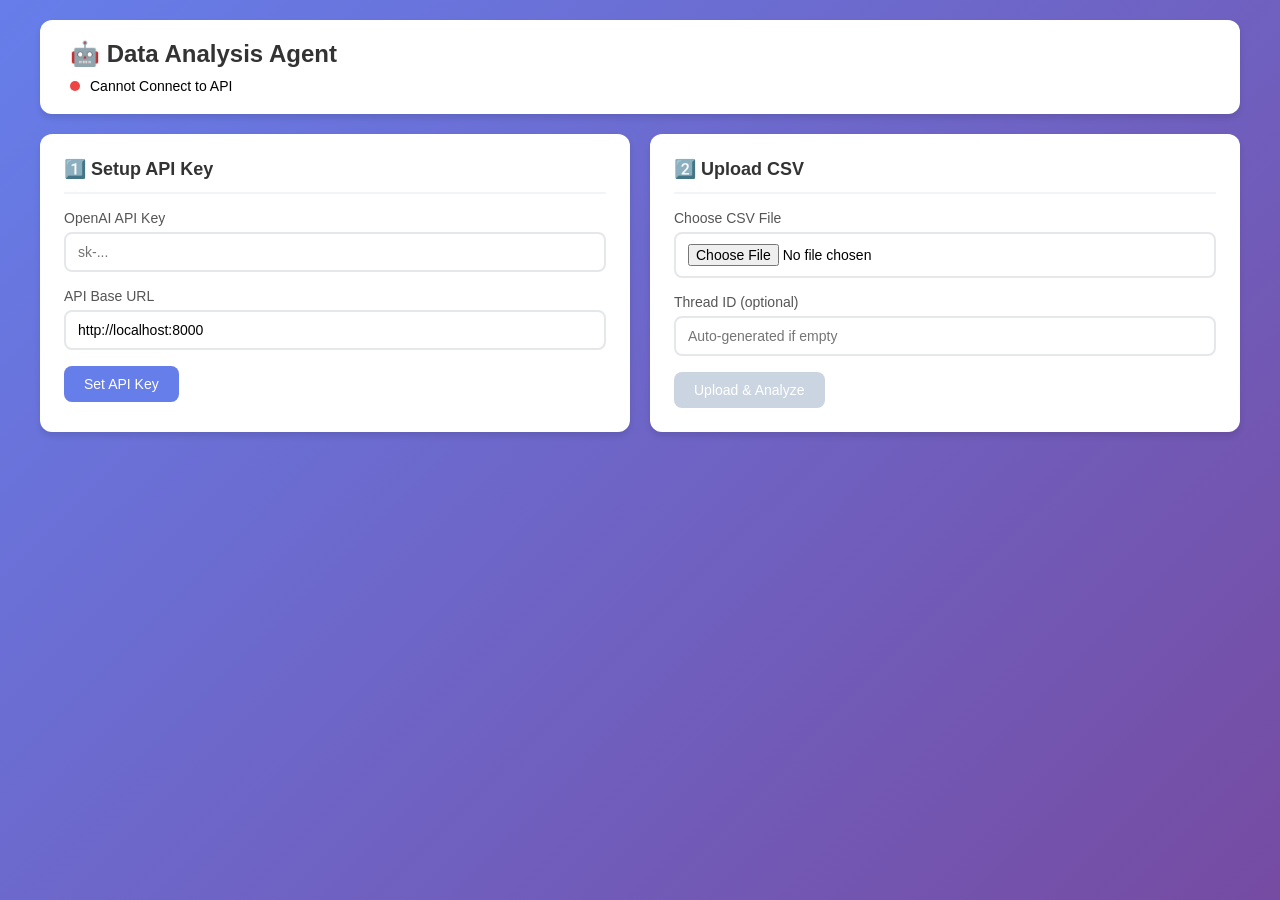
<file: data_analysis/data-analysis-simple-frontend.html>
<!DOCTYPE html>
<html lang="en">
<head>
    <meta charset="UTF-8">
    <meta name="viewport" content="width=device-width, initial-scale=1.0">
    <title>Data Analysis Agent - Test Frontend</title>
    <style>
        * {
            margin: 0;
            padding: 0;
            box-sizing: border-box;
        }

        body {
            font-family: -apple-system, BlinkMacSystemFont, 'Segoe UI', Roboto, sans-serif;
            background: linear-gradient(135deg, #667eea 0%, #764ba2 100%);
            min-height: 100vh;
            padding: 20px;
        }

        .container {
            max-width: 1200px;
            margin: 0 auto;
        }

        .header {
            background: white;
            padding: 20px 30px;
            border-radius: 12px;
            box-shadow: 0 4px 6px rgba(0,0,0,0.1);
            margin-bottom: 20px;
        }

        .header h1 {
            color: #333;
            font-size: 24px;
            margin-bottom: 10px;
        }

        .status {
            display: flex;
            align-items: center;
            gap: 10px;
            font-size: 14px;
        }

        .status-indicator {
            width: 10px;
            height: 10px;
            border-radius: 50%;
            background: #ef4444;
        }

        .status-indicator.ready {
            background: #10b981;
        }

        .main-grid {
            display: grid;
            grid-template-columns: 1fr 1fr;
            gap: 20px;
            margin-bottom: 20px;
        }

        .card {
            background: white;
            padding: 24px;
            border-radius: 12px;
            box-shadow: 0 4px 6px rgba(0,0,0,0.1);
        }

        .card h2 {
            color: #333;
            font-size: 18px;
            margin-bottom: 16px;
            padding-bottom: 12px;
            border-bottom: 2px solid #f3f4f6;
        }

        .form-group {
            margin-bottom: 16px;
        }

        label {
            display: block;
            margin-bottom: 6px;
            color: #555;
            font-size: 14px;
            font-weight: 500;
        }

        input[type="text"],
        input[type="file"],
        textarea {
            width: 100%;
            padding: 10px 12px;
            border: 2px solid #e5e7eb;
            border-radius: 8px;
            font-size: 14px;
            transition: border-color 0.2s;
        }

        input[type="text"]:focus,
        textarea:focus {
            outline: none;
            border-color: #667eea;
        }

        textarea {
            resize: vertical;
            min-height: 80px;
            font-family: inherit;
        }

        button {
            background: #667eea;
            color: white;
            border: none;
            padding: 10px 20px;
            border-radius: 8px;
            font-size: 14px;
            font-weight: 500;
            cursor: pointer;
            transition: background 0.2s;
        }

        button:hover {
            background: #5568d3;
        }

        button:disabled {
            background: #cbd5e1;
            cursor: not-allowed;
        }

        button.secondary {
            background: #64748b;
        }

        button.secondary:hover {
            background: #475569;
        }

        button.danger {
            background: #ef4444;
        }

        button.danger:hover {
            background: #dc2626;
        }

        .button-group {
            display: flex;
            gap: 10px;
            flex-wrap: wrap;
        }

        .response-section {
            margin-top: 20px;
            padding: 16px;
            background: #f9fafb;
            border-radius: 8px;
            border-left: 4px solid #667eea;
        }

        .response-section h3 {
            font-size: 14px;
            color: #667eea;
            margin-bottom: 8px;
        }

        .response-content {
            font-size: 13px;
            color: #333;
            line-height: 1.6;
            white-space: pre-wrap;
            word-break: break-word;
        }

        .error {
            background: #fef2f2;
            border-left-color: #ef4444;
        }

        .error h3 {
            color: #ef4444;
        }

        .chat-container {
            grid-column: 1 / -1;
        }

        .chat-messages {
            height: 300px;
            overflow-y: auto;
            padding: 16px;
            background: #f9fafb;
            border-radius: 8px;
            margin-bottom: 16px;
        }

        .message {
            margin-bottom: 12px;
            padding: 10px 14px;
            border-radius: 8px;
            max-width: 80%;
        }

        .message.user {
            background: #667eea;
            color: white;
            margin-left: auto;
        }

        .message.agent {
            background: white;
            border: 1px solid #e5e7eb;
        }

        .message-label {
            font-size: 11px;
            font-weight: 600;
            margin-bottom: 4px;
            opacity: 0.8;
        }

        .chart-preview {
            margin-top: 12px;
            text-align: center;
        }

        .chart-preview img {
            max-width: 100%;
            border-radius: 8px;
            border: 2px solid #e5e7eb;
        }

        .info-grid {
            display: grid;
            grid-template-columns: repeat(auto-fit, minmax(200px, 1fr));
            gap: 12px;
            margin-top: 12px;
        }

        .info-item {
            padding: 12px;
            background: #f3f4f6;
            border-radius: 6px;
        }

        .info-item strong {
            display: block;
            font-size: 12px;
            color: #6b7280;
            margin-bottom: 4px;
        }

        .info-item span {
            font-size: 16px;
            color: #111827;
            font-weight: 600;
        }

        .loading {
            display: inline-block;
            width: 16px;
            height: 16px;
            border: 2px solid #f3f4f6;
            border-top-color: #667eea;
            border-radius: 50%;
            animation: spin 0.8s linear infinite;
            margin-left: 8px;
        }

        @keyframes spin {
            to { transform: rotate(360deg); }
        }

        .hidden {
            display: none;
        }
    </style>
</head>
<body>
    <div class="container">
        <!-- Header -->
        <div class="header">
            <h1>🤖 Data Analysis Agent</h1>
            <div class="status">
                <div class="status-indicator" id="statusIndicator"></div>
                <span id="statusText">Not Connected</span>
            </div>
        </div>

        <!-- Main Grid -->
        <div class="main-grid">
            <!-- API Key Setup -->
            <div class="card">
                <h2>1️⃣ Setup API Key</h2>
                <div class="form-group">
                    <label for="apiKey">OpenAI API Key</label>
                    <input type="text" id="apiKey" placeholder="sk-...">
                </div>
                <div class="form-group">
                    <label for="apiUrl">API Base URL</label>
                    <input type="text" id="apiUrl" value="http://localhost:8000" placeholder="http://localhost:8000">
                </div>
                <button onclick="setApiKey()">Set API Key</button>
                <div id="apiKeyResponse" class="response-section hidden"></div>
            </div>

            <!-- File Upload -->
            <div class="card">
                <h2>2️⃣ Upload CSV</h2>
                <div class="form-group">
                    <label for="csvFile">Choose CSV File</label>
                    <input type="file" id="csvFile" accept=".csv">
                </div>
                <div class="form-group">
                    <label for="threadId">Thread ID (optional)</label>
                    <input type="text" id="threadId" placeholder="Auto-generated if empty">
                </div>
                <button onclick="uploadFile()" id="uploadBtn" disabled>Upload & Analyze</button>
                <div id="uploadResponse" class="response-section hidden"></div>
            </div>
        </div>

        <!-- State Info -->
        <div class="card hidden" id="stateCard">
            <h2>📊 Session State</h2>
            <div class="info-grid" id="stateInfo"></div>
            <div class="button-group" style="margin-top: 16px;">
                <button class="secondary" onclick="getState()">Refresh State</button>
                <button class="secondary" onclick="getEdaReport()">View EDA Report</button>
                <button class="secondary" onclick="downloadCsv()">Download CSV</button>
            </div>
        </div>

        <!-- Chat Interface -->
        <div class="card chat-container hidden" id="chatCard">
            <h2>💬 Chat Interface</h2>
            <div class="chat-messages" id="chatMessages"></div>
            <div class="form-group">
                <textarea id="chatInput" placeholder="Enter your message... (e.g., 'drop column Id', 'fill NaN in Age with mean', 'histogram of Age')"></textarea>
            </div>
            <div class="button-group">
                <button onclick="sendChat()">Send Message</button>
                <button class="secondary" onclick="clearChat()">Clear Chat</button>
            </div>
            <div id="chartPreview" class="chart-preview hidden"></div>
        </div>

        <!-- Human Response (Error Handling) -->
        <div class="card hidden" id="humanResponseCard">
            <h2>⚠️ Error - Action Required</h2>
            <div id="errorMessage" class="response-section error"></div>
            <div class="button-group" style="margin-top: 16px;">
                <button onclick="sendHumanResponse('retry')">Retry</button>
                <button class="secondary" onclick="sendHumanResponse('skip')">Skip</button>
                <button class="danger" onclick="sendHumanResponse('abort')">Abort</button>
            </div>
        </div>
    </div>

    <script>
        let baseUrl = 'http://localhost:8000';
        let currentThreadId = null;
        let chatHistory = [];

        // Check API key status on load
        window.onload = async () => {
            baseUrl = document.getElementById('apiUrl').value;
            await checkApiKeyStatus();
        };

        async function checkApiKeyStatus() {
            try {
                const response = await fetch(`${baseUrl}/api-key/status`);
                const data = await response.json();
                
                if (data.llm_ready) {
                    updateStatus(true, 'LLM Ready');
                    document.getElementById('uploadBtn').disabled = false;
                } else {
                    updateStatus(false, 'API Key Required');
                }
            } catch (error) {
                updateStatus(false, 'Cannot Connect to API');
                console.error('Connection error:', error);
            }
        }

        function updateStatus(ready, text) {
            const indicator = document.getElementById('statusIndicator');
            const statusText = document.getElementById('statusText');
            
            if (ready) {
                indicator.classList.add('ready');
            } else {
                indicator.classList.remove('ready');
            }
            statusText.textContent = text;
        }

        async function setApiKey() {
            const apiKey = document.getElementById('apiKey').value.trim();
            baseUrl = document.getElementById('apiUrl').value;
            
            if (!apiKey) {
                showResponse('apiKeyResponse', 'Please enter an API key', true);
                return;
            }

            try {
                const response = await fetch(`${baseUrl}/api-key`, {
                    method: 'POST',
                    headers: { 'Content-Type': 'application/json' },
                    body: JSON.stringify({ api_key: apiKey })
                });

                const data = await response.json();
                
                if (response.ok) {
                    showResponse('apiKeyResponse', data.message, false);
                    updateStatus(true, 'LLM Ready');
                    document.getElementById('uploadBtn').disabled = false;
                } else {
                    showResponse('apiKeyResponse', data.detail || 'Failed to set API key', true);
                }
            } catch (error) {
                showResponse('apiKeyResponse', `Error: ${error.message}`, true);
            }
        }

        async function uploadFile() {
            const fileInput = document.getElementById('csvFile');
            const threadId = document.getElementById('threadId').value.trim();
            
            if (!fileInput.files[0]) {
                showResponse('uploadResponse', 'Please select a CSV file', true);
                return;
            }

            const formData = new FormData();
            formData.append('file', fileInput.files[0]);
            
            const url = threadId 
                ? `${baseUrl}/upload?thread_id=${encodeURIComponent(threadId)}`
                : `${baseUrl}/upload`;

            try {
                const uploadBtn = document.getElementById('uploadBtn');
                uploadBtn.innerHTML = 'Uploading<span class="loading"></span>';
                uploadBtn.disabled = true;

                const response = await fetch(url, {
                    method: 'POST',
                    body: formData
                });

                const data = await response.json();
                
                if (response.ok) {
                    currentThreadId = data.thread_id;
                    document.getElementById('threadId').value = currentThreadId;
                    showResponse('uploadResponse', data.message, false);
                    updateStateDisplay(data.state);
                    addChatMessage('agent', data.message);
                    document.getElementById('chatCard').classList.remove('hidden');
                } else {
                    showResponse('uploadResponse', data.detail || 'Upload failed', true);
                }
            } catch (error) {
                showResponse('uploadResponse', `Error: ${error.message}`, true);
            } finally {
                const uploadBtn = document.getElementById('uploadBtn');
                uploadBtn.innerHTML = 'Upload & Analyze';
                uploadBtn.disabled = false;
            }
        }

        async function getState() {
            if (!currentThreadId) return;

            try {
                const response = await fetch(`${baseUrl}/state/${currentThreadId}`);
                const data = await response.json();
                
                if (response.ok) {
                    updateStateDisplay(data);
                }
            } catch (error) {
                console.error('Error fetching state:', error);
            }
        }

        function updateStateDisplay(state) {
            const stateCard = document.getElementById('stateCard');
            const stateInfo = document.getElementById('stateInfo');
            
            stateCard.classList.remove('hidden');
            
            const items = [
                { label: 'Thread ID', value: state.thread_id || 'N/A' },
                { label: 'Step', value: state.step || 'N/A' },
                { label: 'Rows', value: state.schema_info?.row_count || 'N/A' },
                { label: 'Columns', value: state.schema_info?.col_count || 'N/A' },
                { label: 'EDA Ready', value: state.has_eda_report ? '✅ Yes' : '❌ No' },
                { label: 'Charts', value: state.available_charts?.length || 0 }
            ];

            stateInfo.innerHTML = items.map(item => `
                <div class="info-item">
                    <strong>${item.label}</strong>
                    <span>${item.value}</span>
                </div>
            `).join('');

            // Check for human intervention needed
            if (state.awaiting_human && state.error) {
                showErrorPrompt(state.error, state.error_type);
            }
        }

        async function sendChat() {
            const input = document.getElementById('chatInput');
            const message = input.value.trim();
            
            if (!message || !currentThreadId) return;

            addChatMessage('user', message);
            input.value = '';

            try {
                const response = await fetch(`${baseUrl}/chat`, {
                    method: 'POST',
                    headers: { 'Content-Type': 'application/json' },
                    body: JSON.stringify({
                        thread_id: currentThreadId,
                        message: message
                    })
                });

                const data = await response.json();
                
                if (response.ok) {
                    addChatMessage('agent', data.message);
                    updateStateDisplay(data.state);
                    
                    // Show chart if available
                    if (data.plot_b64) {
                        showChart(data.plot_b64, data.plot_type);
                    } else {
                        document.getElementById('chartPreview').classList.add('hidden');
                    }
                } else {
                    addChatMessage('agent', `Error: ${data.detail}`, true);
                }
            } catch (error) {
                addChatMessage('agent', `Error: ${error.message}`, true);
            }
        }

        function addChatMessage(sender, content, isError = false) {
            const messagesDiv = document.getElementById('chatMessages');
            const messageDiv = document.createElement('div');
            messageDiv.className = `message ${sender}`;
            
            const label = sender === 'user' ? 'You' : 'Agent';
            messageDiv.innerHTML = `
                <div class="message-label">${label}</div>
                <div class="response-content">${content}</div>
            `;
            
            if (isError) {
                messageDiv.style.background = '#fef2f2';
                messageDiv.style.borderLeft = '3px solid #ef4444';
            }
            
            messagesDiv.appendChild(messageDiv);
            messagesDiv.scrollTop = messagesDiv.scrollHeight;
        }

        function clearChat() {
            document.getElementById('chatMessages').innerHTML = '';
            document.getElementById('chartPreview').classList.add('hidden');
        }

        function showChart(base64Data, chartType) {
            const preview = document.getElementById('chartPreview');
            preview.innerHTML = `
                <h3>Chart: ${chartType || 'Custom Plot'}</h3>
                <img src="data:image/png;base64,${base64Data}" alt="Chart">
            `;
            preview.classList.remove('hidden');
        }

        async function getEdaReport() {
            if (!currentThreadId) return;
            window.open(`${baseUrl}/eda-report/${currentThreadId}`, '_blank');
        }

        async function downloadCsv() {
            if (!currentThreadId) return;
            window.open(`${baseUrl}/download-csv/${currentThreadId}`, '_blank');
        }

        function showErrorPrompt(error, errorType) {
            const card = document.getElementById('humanResponseCard');
            const errorMsg = document.getElementById('errorMessage');
            
            errorMsg.innerHTML = `
                <h3>Error Type: ${errorType || 'Unknown'}</h3>
                <div class="response-content">${error}</div>
            `;
            
            card.classList.remove('hidden');
        }

        async function sendHumanResponse(decision) {
            if (!currentThreadId) return;

            try {
                const response = await fetch(`${baseUrl}/human-response`, {
                    method: 'POST',
                    headers: { 'Content-Type': 'application/json' },
                    body: JSON.stringify({
                        thread_id: currentThreadId,
                        decision: decision
                    })
                });

                const data = await response.json();
                
                if (response.ok) {
                    document.getElementById('humanResponseCard').classList.add('hidden');
                    addChatMessage('agent', data.message);
                    updateStateDisplay(data.state);
                } else {
                    alert(`Error: ${data.detail}`);
                }
            } catch (error) {
                alert(`Error: ${error.message}`);
            }
        }

        function showResponse(elementId, message, isError) {
            const element = document.getElementById(elementId);
            element.classList.remove('hidden');
            if (isError) {
                element.classList.add('error');
            } else {
                element.classList.remove('error');
            }
            element.innerHTML = `
                <h3>${isError ? 'Error' : 'Response'}</h3>
                <div class="response-content">${message}</div>
            `;
        }

        // Allow Enter key to send chat messages
        document.getElementById('chatInput')?.addEventListener('keypress', (e) => {
            if (e.key === 'Enter' && !e.shiftKey) {
                e.preventDefault();
                sendChat();
            }
        });
    </script>
</body>
</html>
</file>
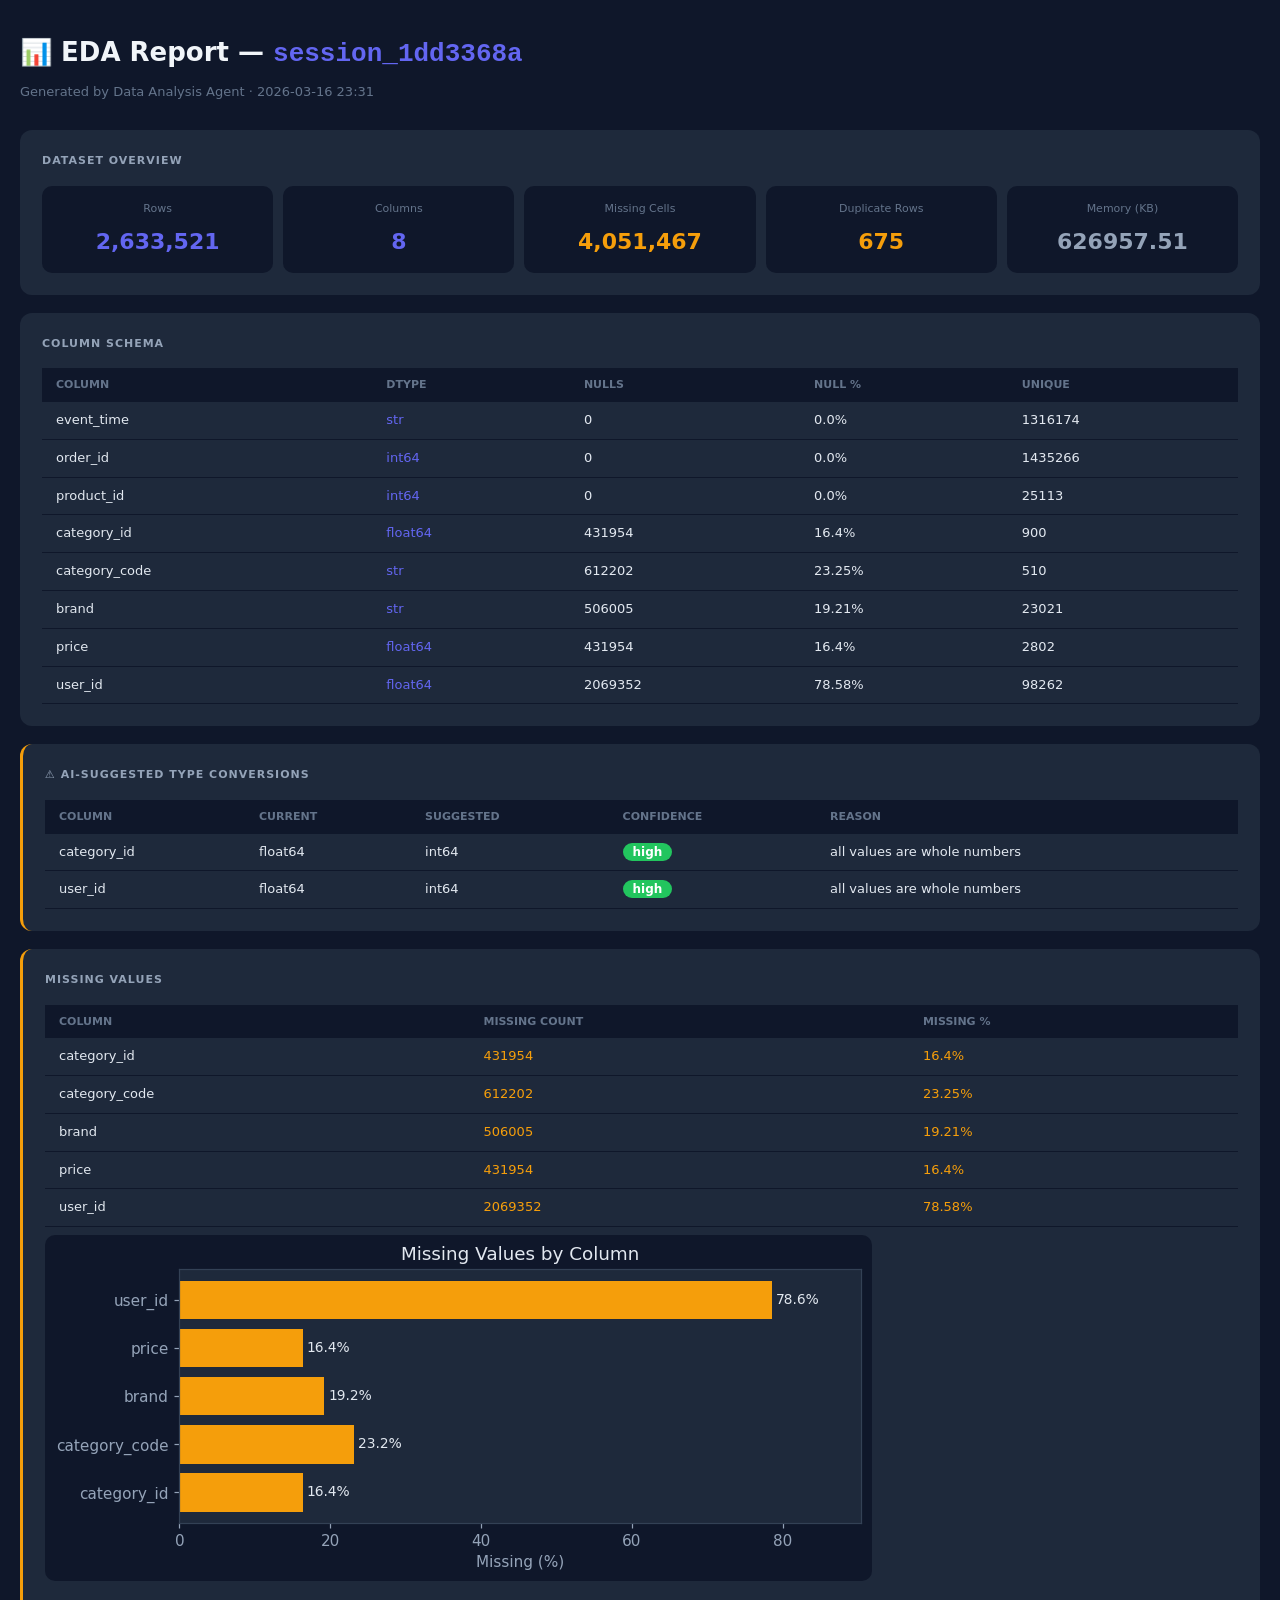
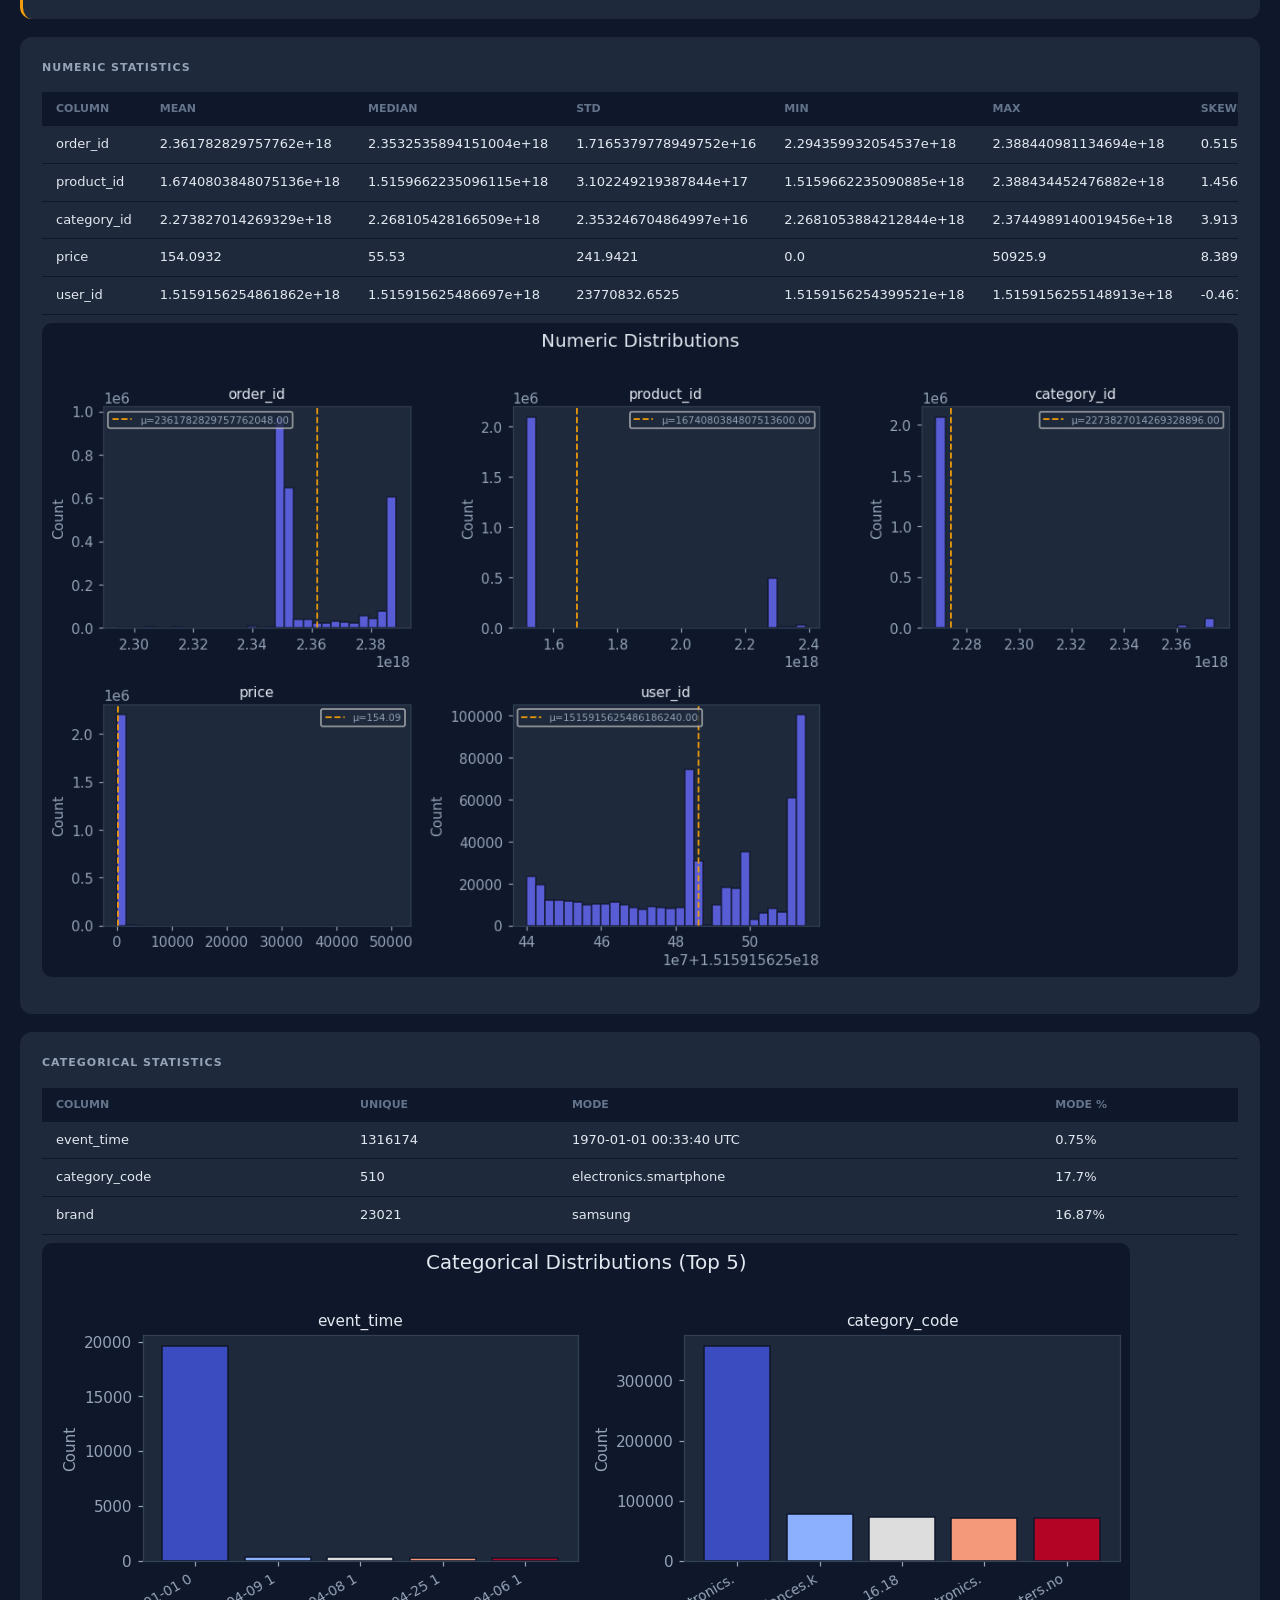
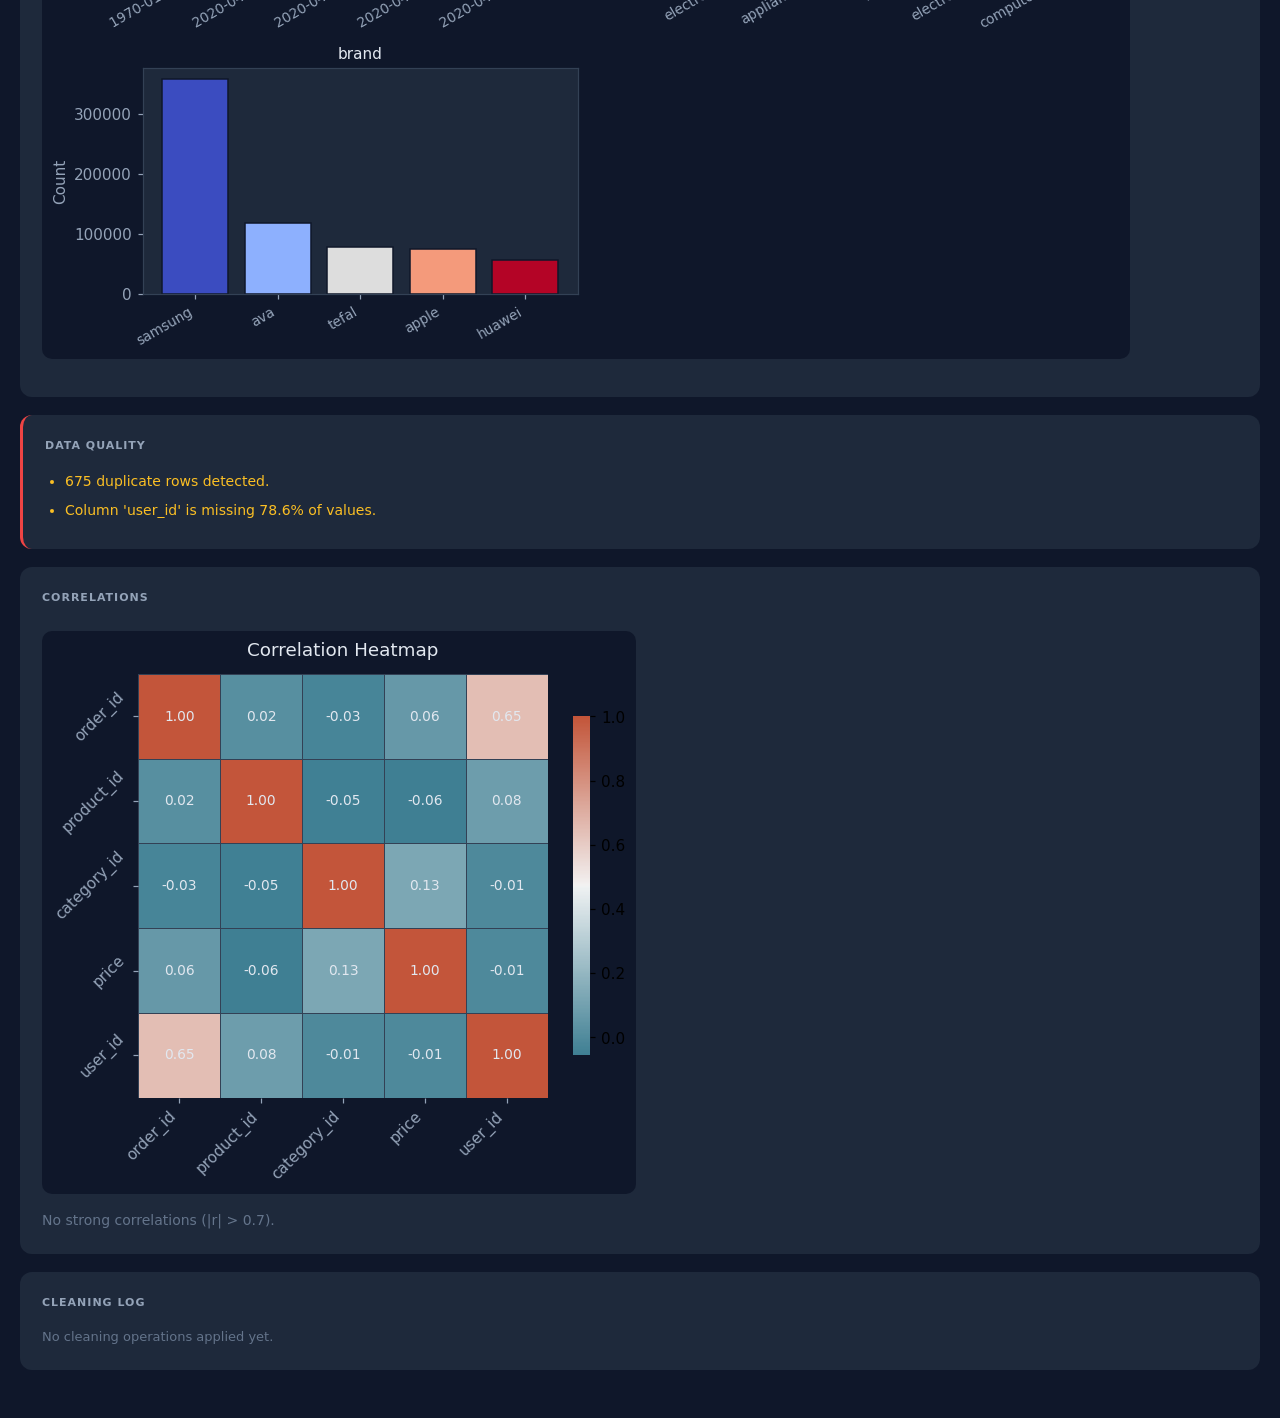
<file: data_analysis/EDA Report — session_1dd3368a.html>
<!DOCTYPE html>
<html lang="en">
<head>
<meta charset="UTF-8">
<meta name="viewport" content="width=device-width,initial-scale=1">
<title>EDA Report — session_1dd3368a</title>
<style>
  *{box-sizing:border-box;margin:0;padding:0}
  body{background:#0f172a;color:#e2e8f0;font-family:system-ui,-apple-system,sans-serif;padding:32px 20px;line-height:1.6}
  h1{font-size:26px;font-weight:800;color:#f1f5f9;margin-bottom:6px}
  .subtitle{color:#64748b;font-size:13px;margin-bottom:28px}
  a{color:#6366f1}
</style>
</head>
<body>
<h1>📊 EDA Report — <code style="color:#6366f1">session_1dd3368a</code></h1>
<p class="subtitle">Generated by Data Analysis Agent · 2026-03-16 23:31</p>

<div style="background:#1e293b;border-radius:12px;padding:22px;margin-bottom:18px;"><h2 style="color:#94a3b8;font-size:11px;font-weight:700;letter-spacing:1px;text-transform:uppercase;margin:0 0 16px">Dataset Overview</h2><div style="display:flex;gap:10px;flex-wrap:wrap"><div style="background:#0f172a;border-radius:10px;padding:14px 18px;text-align:center;flex:1;min-width:120px"><div style="color:#64748b;font-size:11px;margin-bottom:6px">Rows</div><div style="color:#6366f1;font-size:22px;font-weight:800">2,633,521</div></div><div style="background:#0f172a;border-radius:10px;padding:14px 18px;text-align:center;flex:1;min-width:120px"><div style="color:#64748b;font-size:11px;margin-bottom:6px">Columns</div><div style="color:#6366f1;font-size:22px;font-weight:800">8</div></div><div style="background:#0f172a;border-radius:10px;padding:14px 18px;text-align:center;flex:1;min-width:120px"><div style="color:#64748b;font-size:11px;margin-bottom:6px">Missing Cells</div><div style="color:#f59e0b;font-size:22px;font-weight:800">4,051,467</div></div><div style="background:#0f172a;border-radius:10px;padding:14px 18px;text-align:center;flex:1;min-width:120px"><div style="color:#64748b;font-size:11px;margin-bottom:6px">Duplicate Rows</div><div style="color:#f59e0b;font-size:22px;font-weight:800">675</div></div><div style="background:#0f172a;border-radius:10px;padding:14px 18px;text-align:center;flex:1;min-width:120px"><div style="color:#64748b;font-size:11px;margin-bottom:6px">Memory (KB)</div><div style="color:#94a3b8;font-size:22px;font-weight:800">626957.51</div></div></div></div>
<div style="background:#1e293b;border-radius:12px;padding:22px;margin-bottom:18px;"><h2 style="color:#94a3b8;font-size:11px;font-weight:700;letter-spacing:1px;text-transform:uppercase;margin:0 0 16px">Column Schema</h2><div style="overflow-x:auto"><table style="width:100%;border-collapse:collapse"><thead><tr><th style='padding:8px 14px;background:#0f172a;color:#64748b;font-size:11px;text-transform:uppercase;text-align:left'>Column</th><th style='padding:8px 14px;background:#0f172a;color:#64748b;font-size:11px;text-transform:uppercase;text-align:left'>Dtype</th><th style='padding:8px 14px;background:#0f172a;color:#64748b;font-size:11px;text-transform:uppercase;text-align:left'>Nulls</th><th style='padding:8px 14px;background:#0f172a;color:#64748b;font-size:11px;text-transform:uppercase;text-align:left'>Null %</th><th style='padding:8px 14px;background:#0f172a;color:#64748b;font-size:11px;text-transform:uppercase;text-align:left'>Unique</th></tr></thead><tbody><tr><td style="padding:8px 14px;border-bottom:1px solid #0f172a;color:#e2e8f0;font-size:13px">event_time</td><td style="padding:8px 14px;border-bottom:1px solid #0f172a;color:#6366f1;font-size:13px">str</td><td style="padding:8px 14px;border-bottom:1px solid #0f172a;color:#e2e8f0;font-size:13px">0</td><td style="padding:8px 14px;border-bottom:1px solid #0f172a;color:#e2e8f0;font-size:13px">0.0%</td><td style="padding:8px 14px;border-bottom:1px solid #0f172a;color:#e2e8f0;font-size:13px">1316174</td></tr><tr><td style="padding:8px 14px;border-bottom:1px solid #0f172a;color:#e2e8f0;font-size:13px">order_id</td><td style="padding:8px 14px;border-bottom:1px solid #0f172a;color:#6366f1;font-size:13px">int64</td><td style="padding:8px 14px;border-bottom:1px solid #0f172a;color:#e2e8f0;font-size:13px">0</td><td style="padding:8px 14px;border-bottom:1px solid #0f172a;color:#e2e8f0;font-size:13px">0.0%</td><td style="padding:8px 14px;border-bottom:1px solid #0f172a;color:#e2e8f0;font-size:13px">1435266</td></tr><tr><td style="padding:8px 14px;border-bottom:1px solid #0f172a;color:#e2e8f0;font-size:13px">product_id</td><td style="padding:8px 14px;border-bottom:1px solid #0f172a;color:#6366f1;font-size:13px">int64</td><td style="padding:8px 14px;border-bottom:1px solid #0f172a;color:#e2e8f0;font-size:13px">0</td><td style="padding:8px 14px;border-bottom:1px solid #0f172a;color:#e2e8f0;font-size:13px">0.0%</td><td style="padding:8px 14px;border-bottom:1px solid #0f172a;color:#e2e8f0;font-size:13px">25113</td></tr><tr><td style="padding:8px 14px;border-bottom:1px solid #0f172a;color:#e2e8f0;font-size:13px">category_id</td><td style="padding:8px 14px;border-bottom:1px solid #0f172a;color:#6366f1;font-size:13px">float64</td><td style="padding:8px 14px;border-bottom:1px solid #0f172a;color:#e2e8f0;font-size:13px">431954</td><td style="padding:8px 14px;border-bottom:1px solid #0f172a;color:#e2e8f0;font-size:13px">16.4%</td><td style="padding:8px 14px;border-bottom:1px solid #0f172a;color:#e2e8f0;font-size:13px">900</td></tr><tr><td style="padding:8px 14px;border-bottom:1px solid #0f172a;color:#e2e8f0;font-size:13px">category_code</td><td style="padding:8px 14px;border-bottom:1px solid #0f172a;color:#6366f1;font-size:13px">str</td><td style="padding:8px 14px;border-bottom:1px solid #0f172a;color:#e2e8f0;font-size:13px">612202</td><td style="padding:8px 14px;border-bottom:1px solid #0f172a;color:#e2e8f0;font-size:13px">23.25%</td><td style="padding:8px 14px;border-bottom:1px solid #0f172a;color:#e2e8f0;font-size:13px">510</td></tr><tr><td style="padding:8px 14px;border-bottom:1px solid #0f172a;color:#e2e8f0;font-size:13px">brand</td><td style="padding:8px 14px;border-bottom:1px solid #0f172a;color:#6366f1;font-size:13px">str</td><td style="padding:8px 14px;border-bottom:1px solid #0f172a;color:#e2e8f0;font-size:13px">506005</td><td style="padding:8px 14px;border-bottom:1px solid #0f172a;color:#e2e8f0;font-size:13px">19.21%</td><td style="padding:8px 14px;border-bottom:1px solid #0f172a;color:#e2e8f0;font-size:13px">23021</td></tr><tr><td style="padding:8px 14px;border-bottom:1px solid #0f172a;color:#e2e8f0;font-size:13px">price</td><td style="padding:8px 14px;border-bottom:1px solid #0f172a;color:#6366f1;font-size:13px">float64</td><td style="padding:8px 14px;border-bottom:1px solid #0f172a;color:#e2e8f0;font-size:13px">431954</td><td style="padding:8px 14px;border-bottom:1px solid #0f172a;color:#e2e8f0;font-size:13px">16.4%</td><td style="padding:8px 14px;border-bottom:1px solid #0f172a;color:#e2e8f0;font-size:13px">2802</td></tr><tr><td style="padding:8px 14px;border-bottom:1px solid #0f172a;color:#e2e8f0;font-size:13px">user_id</td><td style="padding:8px 14px;border-bottom:1px solid #0f172a;color:#6366f1;font-size:13px">float64</td><td style="padding:8px 14px;border-bottom:1px solid #0f172a;color:#e2e8f0;font-size:13px">2069352</td><td style="padding:8px 14px;border-bottom:1px solid #0f172a;color:#e2e8f0;font-size:13px">78.58%</td><td style="padding:8px 14px;border-bottom:1px solid #0f172a;color:#e2e8f0;font-size:13px">98262</td></tr></tbody></table></div></div>
<div style="background:#1e293b;border-radius:12px;padding:22px;margin-bottom:18px;border-left:3px solid #f59e0b;"><h2 style="color:#94a3b8;font-size:11px;font-weight:700;letter-spacing:1px;text-transform:uppercase;margin:0 0 16px">⚠️ AI-Suggested Type Conversions</h2><div style="overflow-x:auto"><table style="width:100%;border-collapse:collapse"><thead><tr><th style='padding:8px 14px;background:#0f172a;color:#64748b;font-size:11px;text-transform:uppercase;text-align:left'>Column</th><th style='padding:8px 14px;background:#0f172a;color:#64748b;font-size:11px;text-transform:uppercase;text-align:left'>Current</th><th style='padding:8px 14px;background:#0f172a;color:#64748b;font-size:11px;text-transform:uppercase;text-align:left'>Suggested</th><th style='padding:8px 14px;background:#0f172a;color:#64748b;font-size:11px;text-transform:uppercase;text-align:left'>Confidence</th><th style='padding:8px 14px;background:#0f172a;color:#64748b;font-size:11px;text-transform:uppercase;text-align:left'>Reason</th></tr></thead><tbody><tr><td style="padding:8px 14px;border-bottom:1px solid #0f172a;color:#e2e8f0;font-size:13px">category_id</td><td style="padding:8px 14px;border-bottom:1px solid #0f172a;color:#e2e8f0;font-size:13px">float64</td><td style="padding:8px 14px;border-bottom:1px solid #0f172a;color:#e2e8f0;font-size:13px">int64</td><td style="padding:8px 14px;border-bottom:1px solid #0f172a;color:#e2e8f0;font-size:13px"><span style="background:#22c55e;color:#fff;padding:2px 10px;border-radius:999px;font-size:12px;font-weight:600">high</span></td><td style="padding:8px 14px;border-bottom:1px solid #0f172a;color:#e2e8f0;font-size:13px">all values are whole numbers</td></tr><tr><td style="padding:8px 14px;border-bottom:1px solid #0f172a;color:#e2e8f0;font-size:13px">user_id</td><td style="padding:8px 14px;border-bottom:1px solid #0f172a;color:#e2e8f0;font-size:13px">float64</td><td style="padding:8px 14px;border-bottom:1px solid #0f172a;color:#e2e8f0;font-size:13px">int64</td><td style="padding:8px 14px;border-bottom:1px solid #0f172a;color:#e2e8f0;font-size:13px"><span style="background:#22c55e;color:#fff;padding:2px 10px;border-radius:999px;font-size:12px;font-weight:600">high</span></td><td style="padding:8px 14px;border-bottom:1px solid #0f172a;color:#e2e8f0;font-size:13px">all values are whole numbers</td></tr></tbody></table></div></div>
<div style="background:#1e293b;border-radius:12px;padding:22px;margin-bottom:18px;border-left:3px solid #f59e0b;"><h2 style="color:#94a3b8;font-size:11px;font-weight:700;letter-spacing:1px;text-transform:uppercase;margin:0 0 16px">Missing Values</h2><div style="overflow-x:auto"><table style="width:100%;border-collapse:collapse"><thead><tr><th style='padding:8px 14px;background:#0f172a;color:#64748b;font-size:11px;text-transform:uppercase;text-align:left'>Column</th><th style='padding:8px 14px;background:#0f172a;color:#64748b;font-size:11px;text-transform:uppercase;text-align:left'>Missing Count</th><th style='padding:8px 14px;background:#0f172a;color:#64748b;font-size:11px;text-transform:uppercase;text-align:left'>Missing %</th></tr></thead><tbody><tr><td style="padding:8px 14px;border-bottom:1px solid #0f172a;color:#e2e8f0;font-size:13px">category_id</td><td style="padding:8px 14px;border-bottom:1px solid #0f172a;color:#f59e0b;font-size:13px">431954</td><td style="padding:8px 14px;border-bottom:1px solid #0f172a;color:#f59e0b;font-size:13px">16.4%</td></tr><tr><td style="padding:8px 14px;border-bottom:1px solid #0f172a;color:#e2e8f0;font-size:13px">category_code</td><td style="padding:8px 14px;border-bottom:1px solid #0f172a;color:#f59e0b;font-size:13px">612202</td><td style="padding:8px 14px;border-bottom:1px solid #0f172a;color:#f59e0b;font-size:13px">23.25%</td></tr><tr><td style="padding:8px 14px;border-bottom:1px solid #0f172a;color:#e2e8f0;font-size:13px">brand</td><td style="padding:8px 14px;border-bottom:1px solid #0f172a;color:#f59e0b;font-size:13px">506005</td><td style="padding:8px 14px;border-bottom:1px solid #0f172a;color:#f59e0b;font-size:13px">19.21%</td></tr><tr><td style="padding:8px 14px;border-bottom:1px solid #0f172a;color:#e2e8f0;font-size:13px">price</td><td style="padding:8px 14px;border-bottom:1px solid #0f172a;color:#f59e0b;font-size:13px">431954</td><td style="padding:8px 14px;border-bottom:1px solid #0f172a;color:#f59e0b;font-size:13px">16.4%</td></tr><tr><td style="padding:8px 14px;border-bottom:1px solid #0f172a;color:#e2e8f0;font-size:13px">user_id</td><td style="padding:8px 14px;border-bottom:1px solid #0f172a;color:#f59e0b;font-size:13px">2069352</td><td style="padding:8px 14px;border-bottom:1px solid #0f172a;color:#f59e0b;font-size:13px">78.58%</td></tr></tbody></table></div><img src="[data-uri]" style="max-width:100%;border-radius:10px;margin:8px 0" alt="missing_bar"></div>
<div style="background:#1e293b;border-radius:12px;padding:22px;margin-bottom:18px;"><h2 style="color:#94a3b8;font-size:11px;font-weight:700;letter-spacing:1px;text-transform:uppercase;margin:0 0 16px">Numeric Statistics</h2><div style="overflow-x:auto"><table style="width:100%;border-collapse:collapse"><thead><tr><th style='padding:8px 14px;background:#0f172a;color:#64748b;font-size:11px;text-transform:uppercase;text-align:left'>Column</th><th style='padding:8px 14px;background:#0f172a;color:#64748b;font-size:11px;text-transform:uppercase;text-align:left'>Mean</th><th style='padding:8px 14px;background:#0f172a;color:#64748b;font-size:11px;text-transform:uppercase;text-align:left'>Median</th><th style='padding:8px 14px;background:#0f172a;color:#64748b;font-size:11px;text-transform:uppercase;text-align:left'>Std</th><th style='padding:8px 14px;background:#0f172a;color:#64748b;font-size:11px;text-transform:uppercase;text-align:left'>Min</th><th style='padding:8px 14px;background:#0f172a;color:#64748b;font-size:11px;text-transform:uppercase;text-align:left'>Max</th><th style='padding:8px 14px;background:#0f172a;color:#64748b;font-size:11px;text-transform:uppercase;text-align:left'>Skewness</th><th style='padding:8px 14px;background:#0f172a;color:#64748b;font-size:11px;text-transform:uppercase;text-align:left'>Outliers</th></tr></thead><tbody><tr><td style="padding:8px 14px;border-bottom:1px solid #0f172a;color:#e2e8f0;font-size:13px">order_id</td><td style="padding:8px 14px;border-bottom:1px solid #0f172a;color:#e2e8f0;font-size:13px">2.361782829757762e+18</td><td style="padding:8px 14px;border-bottom:1px solid #0f172a;color:#e2e8f0;font-size:13px">2.3532535894151004e+18</td><td style="padding:8px 14px;border-bottom:1px solid #0f172a;color:#e2e8f0;font-size:13px">1.7165379778949752e+16</td><td style="padding:8px 14px;border-bottom:1px solid #0f172a;color:#e2e8f0;font-size:13px">2.294359932054537e+18</td><td style="padding:8px 14px;border-bottom:1px solid #0f172a;color:#e2e8f0;font-size:13px">2.388440981134694e+18</td><td style="padding:8px 14px;border-bottom:1px solid #0f172a;color:#e2e8f0;font-size:13px">0.515</td><td style="padding:8px 14px;border-bottom:1px solid #0f172a;color:#e2e8f0;font-size:13px"><span style="background:#ef4444;color:#fff;padding:2px 10px;border-radius:999px;font-size:12px;font-weight:600">25</span></td></tr><tr><td style="padding:8px 14px;border-bottom:1px solid #0f172a;color:#e2e8f0;font-size:13px">product_id</td><td style="padding:8px 14px;border-bottom:1px solid #0f172a;color:#e2e8f0;font-size:13px">1.6740803848075136e+18</td><td style="padding:8px 14px;border-bottom:1px solid #0f172a;color:#e2e8f0;font-size:13px">1.5159662235096115e+18</td><td style="padding:8px 14px;border-bottom:1px solid #0f172a;color:#e2e8f0;font-size:13px">3.102249219387844e+17</td><td style="padding:8px 14px;border-bottom:1px solid #0f172a;color:#e2e8f0;font-size:13px">1.5159662235090885e+18</td><td style="padding:8px 14px;border-bottom:1px solid #0f172a;color:#e2e8f0;font-size:13px">2.388434452476882e+18</td><td style="padding:8px 14px;border-bottom:1px solid #0f172a;color:#e2e8f0;font-size:13px">1.4564</td><td style="padding:8px 14px;border-bottom:1px solid #0f172a;color:#e2e8f0;font-size:13px"><span style="background:#ef4444;color:#fff;padding:2px 10px;border-radius:999px;font-size:12px;font-weight:600">549795</span></td></tr><tr><td style="padding:8px 14px;border-bottom:1px solid #0f172a;color:#e2e8f0;font-size:13px">category_id</td><td style="padding:8px 14px;border-bottom:1px solid #0f172a;color:#e2e8f0;font-size:13px">2.273827014269329e+18</td><td style="padding:8px 14px;border-bottom:1px solid #0f172a;color:#e2e8f0;font-size:13px">2.268105428166509e+18</td><td style="padding:8px 14px;border-bottom:1px solid #0f172a;color:#e2e8f0;font-size:13px">2.353246704864997e+16</td><td style="padding:8px 14px;border-bottom:1px solid #0f172a;color:#e2e8f0;font-size:13px">2.2681053884212844e+18</td><td style="padding:8px 14px;border-bottom:1px solid #0f172a;color:#e2e8f0;font-size:13px">2.3744989140019456e+18</td><td style="padding:8px 14px;border-bottom:1px solid #0f172a;color:#e2e8f0;font-size:13px">3.9132</td><td style="padding:8px 14px;border-bottom:1px solid #0f172a;color:#e2e8f0;font-size:13px"><span style="background:#ef4444;color:#fff;padding:2px 10px;border-radius:999px;font-size:12px;font-weight:600">198934</span></td></tr><tr><td style="padding:8px 14px;border-bottom:1px solid #0f172a;color:#e2e8f0;font-size:13px">price</td><td style="padding:8px 14px;border-bottom:1px solid #0f172a;color:#e2e8f0;font-size:13px">154.0932</td><td style="padding:8px 14px;border-bottom:1px solid #0f172a;color:#e2e8f0;font-size:13px">55.53</td><td style="padding:8px 14px;border-bottom:1px solid #0f172a;color:#e2e8f0;font-size:13px">241.9421</td><td style="padding:8px 14px;border-bottom:1px solid #0f172a;color:#e2e8f0;font-size:13px">0.0</td><td style="padding:8px 14px;border-bottom:1px solid #0f172a;color:#e2e8f0;font-size:13px">50925.9</td><td style="padding:8px 14px;border-bottom:1px solid #0f172a;color:#e2e8f0;font-size:13px">8.3891</td><td style="padding:8px 14px;border-bottom:1px solid #0f172a;color:#e2e8f0;font-size:13px"><span style="background:#ef4444;color:#fff;padding:2px 10px;border-radius:999px;font-size:12px;font-weight:600">172292</span></td></tr><tr><td style="padding:8px 14px;border-bottom:1px solid #0f172a;color:#e2e8f0;font-size:13px">user_id</td><td style="padding:8px 14px;border-bottom:1px solid #0f172a;color:#e2e8f0;font-size:13px">1.5159156254861862e+18</td><td style="padding:8px 14px;border-bottom:1px solid #0f172a;color:#e2e8f0;font-size:13px">1.515915625486697e+18</td><td style="padding:8px 14px;border-bottom:1px solid #0f172a;color:#e2e8f0;font-size:13px">23770832.6525</td><td style="padding:8px 14px;border-bottom:1px solid #0f172a;color:#e2e8f0;font-size:13px">1.5159156254399521e+18</td><td style="padding:8px 14px;border-bottom:1px solid #0f172a;color:#e2e8f0;font-size:13px">1.5159156255148913e+18</td><td style="padding:8px 14px;border-bottom:1px solid #0f172a;color:#e2e8f0;font-size:13px">-0.4611</td><td style="padding:8px 14px;border-bottom:1px solid #0f172a;color:#e2e8f0;font-size:13px"><span style="background:#22c55e;color:#fff;padding:2px 10px;border-radius:999px;font-size:12px;font-weight:600">0</span></td></tr></tbody></table></div><img src="[data-uri]" style="max-width:100%;border-radius:10px;margin:8px 0" alt="histograms"></div>
<div style="background:#1e293b;border-radius:12px;padding:22px;margin-bottom:18px;"><h2 style="color:#94a3b8;font-size:11px;font-weight:700;letter-spacing:1px;text-transform:uppercase;margin:0 0 16px">Categorical Statistics</h2><div style="overflow-x:auto"><table style="width:100%;border-collapse:collapse"><thead><tr><th style='padding:8px 14px;background:#0f172a;color:#64748b;font-size:11px;text-transform:uppercase;text-align:left'>Column</th><th style='padding:8px 14px;background:#0f172a;color:#64748b;font-size:11px;text-transform:uppercase;text-align:left'>Unique</th><th style='padding:8px 14px;background:#0f172a;color:#64748b;font-size:11px;text-transform:uppercase;text-align:left'>Mode</th><th style='padding:8px 14px;background:#0f172a;color:#64748b;font-size:11px;text-transform:uppercase;text-align:left'>Mode %</th></tr></thead><tbody><tr><td style="padding:8px 14px;border-bottom:1px solid #0f172a;color:#e2e8f0;font-size:13px">event_time</td><td style="padding:8px 14px;border-bottom:1px solid #0f172a;color:#e2e8f0;font-size:13px">1316174</td><td style="padding:8px 14px;border-bottom:1px solid #0f172a;color:#e2e8f0;font-size:13px">1970-01-01 00:33:40 UTC</td><td style="padding:8px 14px;border-bottom:1px solid #0f172a;color:#e2e8f0;font-size:13px">0.75%</td></tr><tr><td style="padding:8px 14px;border-bottom:1px solid #0f172a;color:#e2e8f0;font-size:13px">category_code</td><td style="padding:8px 14px;border-bottom:1px solid #0f172a;color:#e2e8f0;font-size:13px">510</td><td style="padding:8px 14px;border-bottom:1px solid #0f172a;color:#e2e8f0;font-size:13px">electronics.smartphone</td><td style="padding:8px 14px;border-bottom:1px solid #0f172a;color:#e2e8f0;font-size:13px">17.7%</td></tr><tr><td style="padding:8px 14px;border-bottom:1px solid #0f172a;color:#e2e8f0;font-size:13px">brand</td><td style="padding:8px 14px;border-bottom:1px solid #0f172a;color:#e2e8f0;font-size:13px">23021</td><td style="padding:8px 14px;border-bottom:1px solid #0f172a;color:#e2e8f0;font-size:13px">samsung</td><td style="padding:8px 14px;border-bottom:1px solid #0f172a;color:#e2e8f0;font-size:13px">16.87%</td></tr></tbody></table></div><img src="[data-uri]" style="max-width:100%;border-radius:10px;margin:8px 0" alt="categorical_bars"></div>
<div style="background:#1e293b;border-radius:12px;padding:22px;margin-bottom:18px;border-left:3px solid #ef4444;"><h2 style="color:#94a3b8;font-size:11px;font-weight:700;letter-spacing:1px;text-transform:uppercase;margin:0 0 16px">Data Quality</h2><ul style="padding-left:20px;margin:0"><li style="color:#fbbf24;margin-bottom:6px;font-size:14px">675 duplicate rows detected.</li><li style="color:#fbbf24;margin-bottom:6px;font-size:14px">Column 'user_id' is missing 78.6% of values.</li></ul></div>
<div style="background:#1e293b;border-radius:12px;padding:22px;margin-bottom:18px;"><h2 style="color:#94a3b8;font-size:11px;font-weight:700;letter-spacing:1px;text-transform:uppercase;margin:0 0 16px">Correlations</h2><img src="[data-uri]" style="max-width:100%;border-radius:10px;margin:8px 0" alt="correlation_heatmap"><p style="color:#64748b;font-size:14px">No strong correlations (|r| > 0.7).</p></div>
<div style="background:#1e293b;border-radius:12px;padding:22px;margin-bottom:18px;"><h2 style="color:#94a3b8;font-size:11px;font-weight:700;letter-spacing:1px;text-transform:uppercase;margin:0 0 16px">Cleaning Log</h2><p style="color:#64748b;font-size:13px">No cleaning operations applied yet.</p></div>
</body>
</html>
</file>
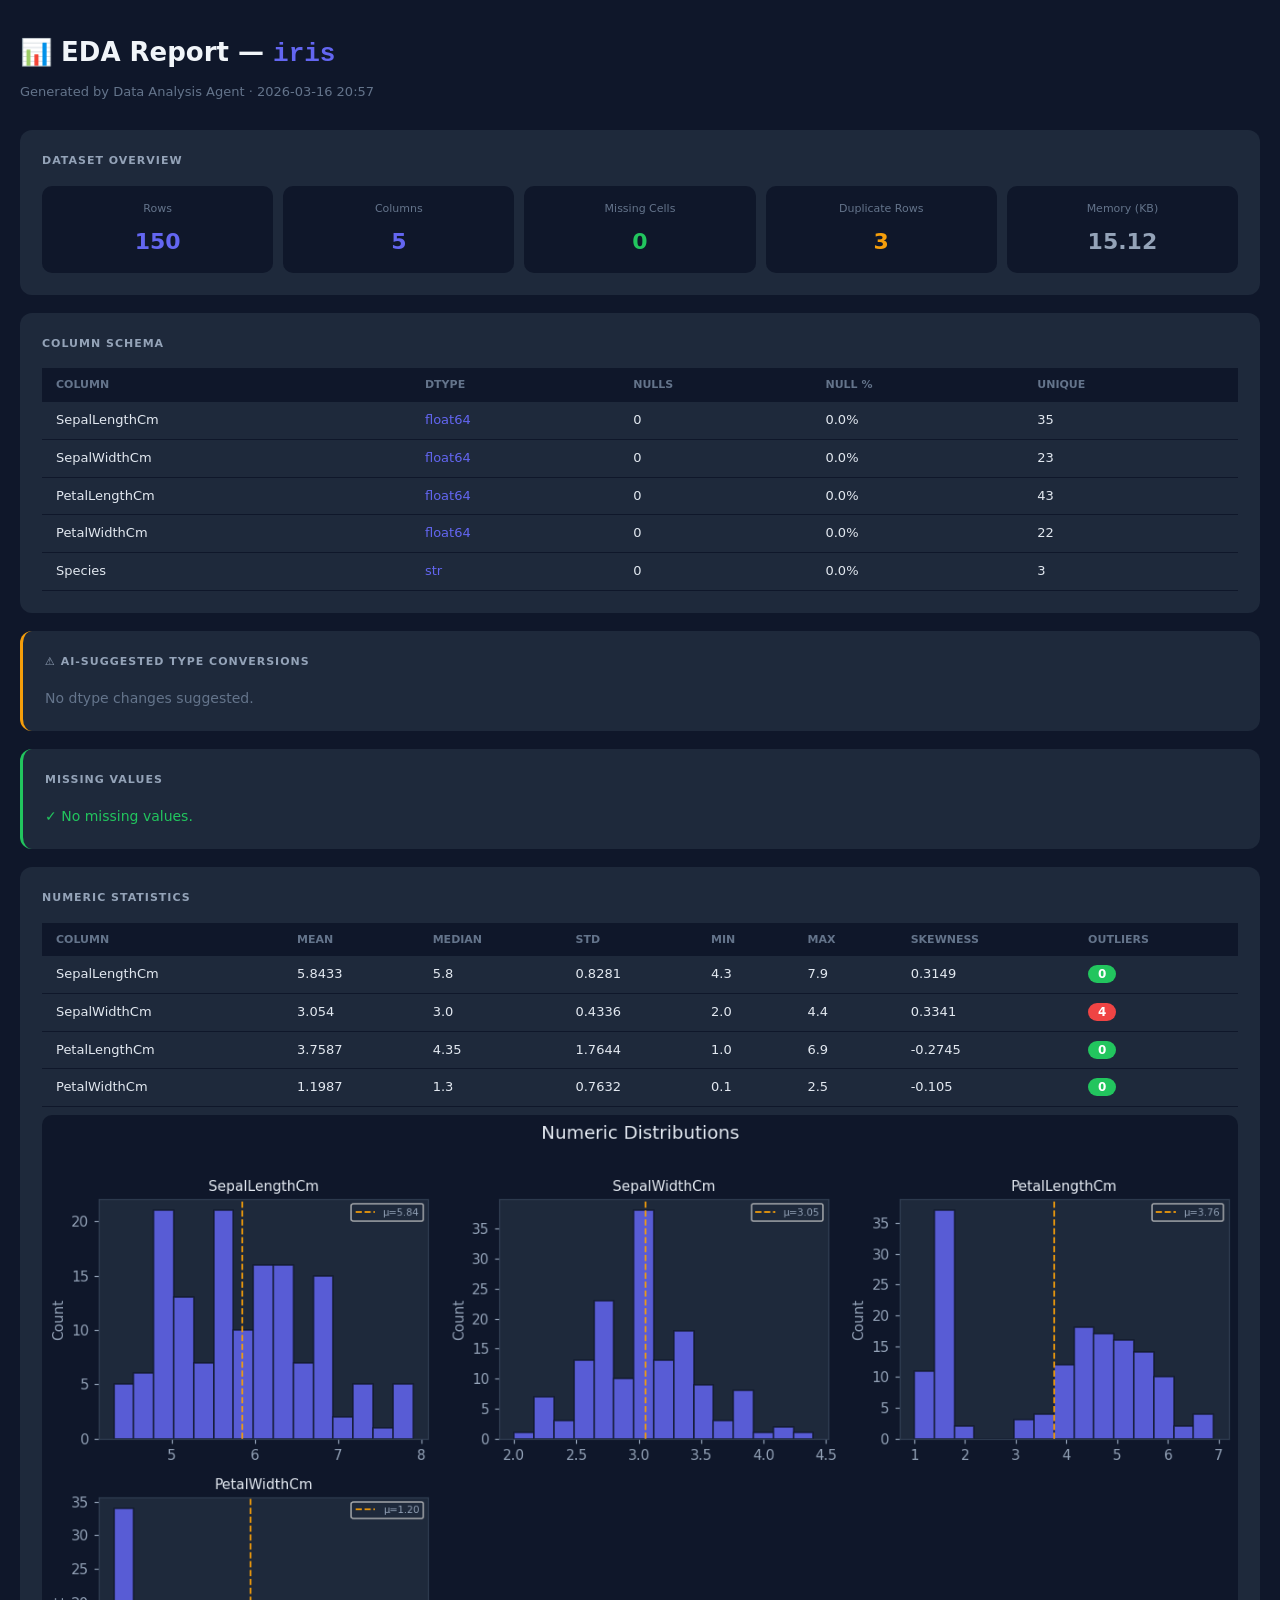
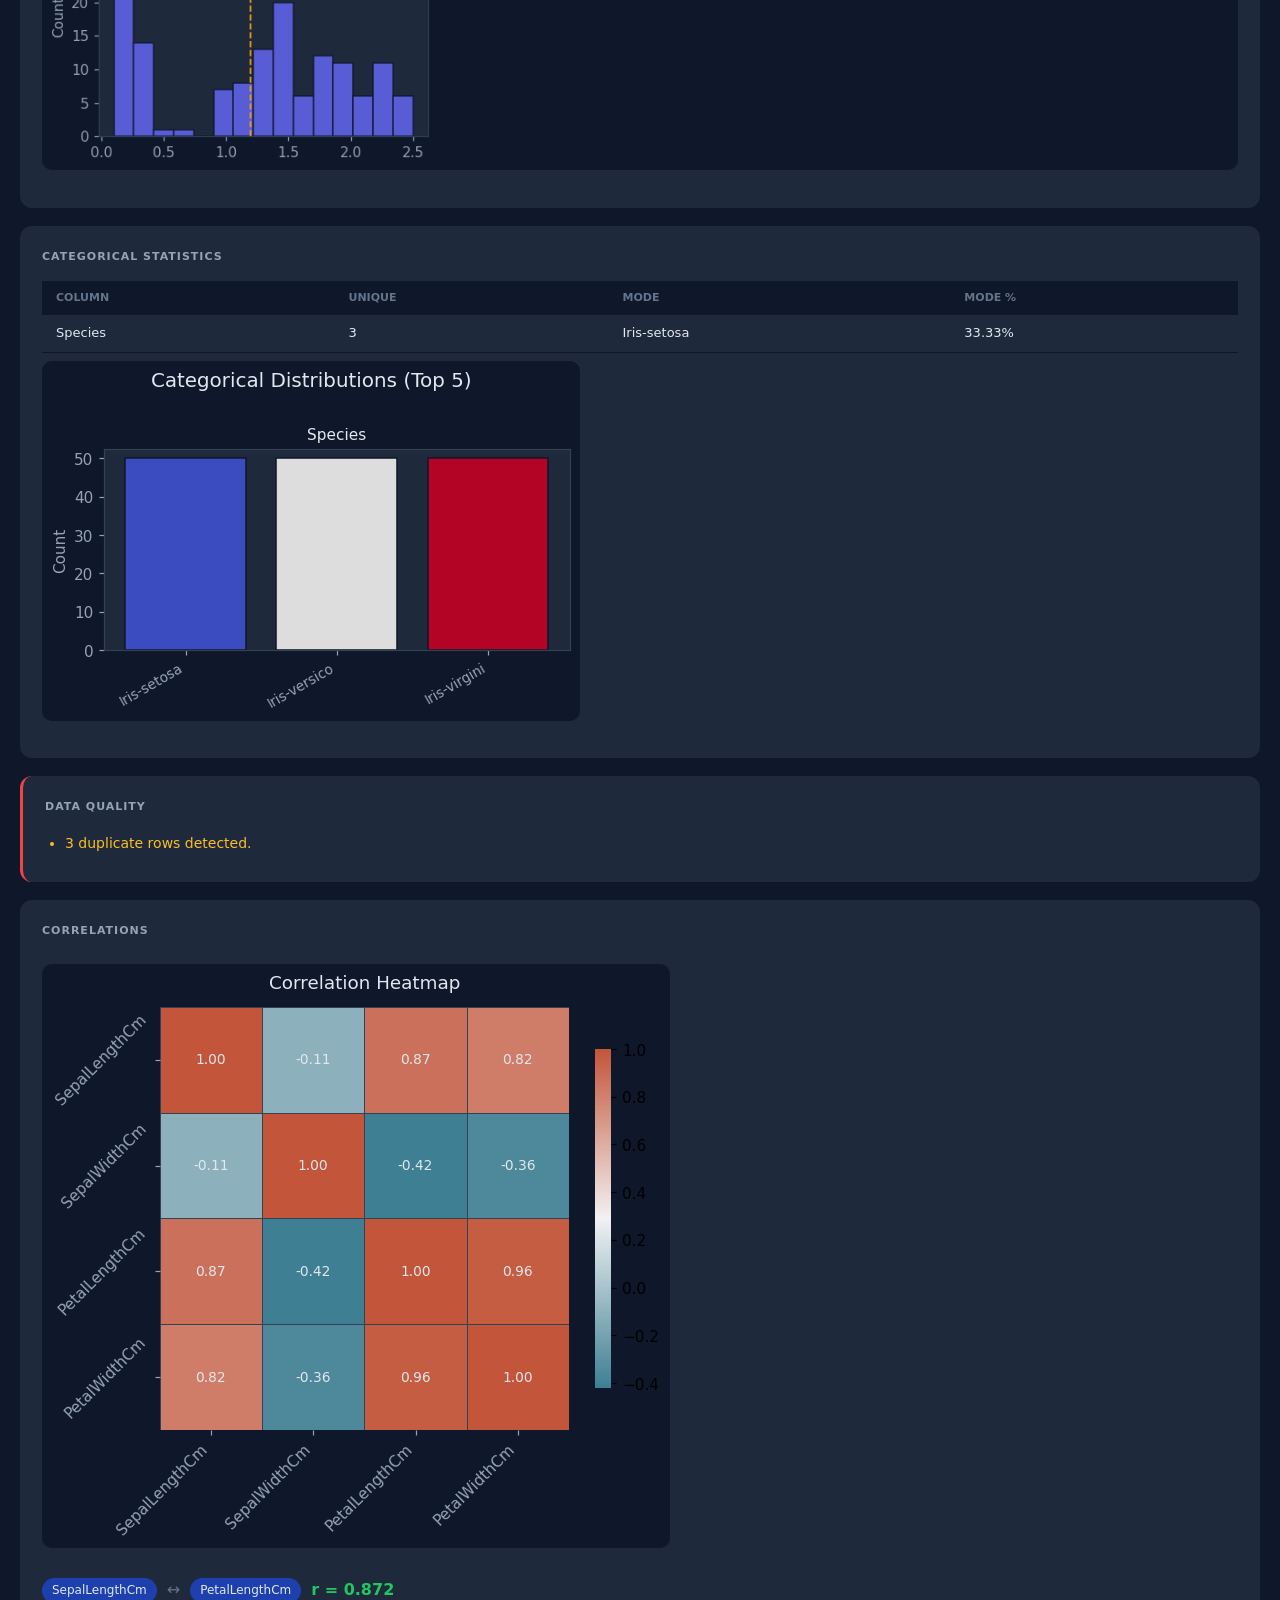
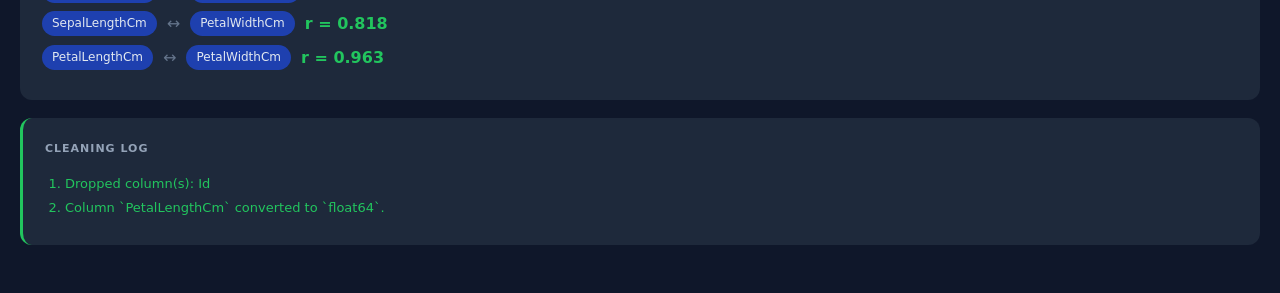
<file: data_analysis/iris_eda_report.html>
<!DOCTYPE html>
<html lang="en">
<head>
<meta charset="UTF-8">
<meta name="viewport" content="width=device-width,initial-scale=1">
<title>EDA Report — iris</title>
<style>
  *{box-sizing:border-box;margin:0;padding:0}
  body{background:#0f172a;color:#e2e8f0;font-family:system-ui,-apple-system,sans-serif;padding:32px 20px;line-height:1.6}
  h1{font-size:26px;font-weight:800;color:#f1f5f9;margin-bottom:6px}
  .subtitle{color:#64748b;font-size:13px;margin-bottom:28px}
  a{color:#6366f1}
</style>
</head>
<body>
<h1>📊 EDA Report — <code style="color:#6366f1">iris</code></h1>
<p class="subtitle">Generated by Data Analysis Agent · 2026-03-16 20:57</p>

<div style="background:#1e293b;border-radius:12px;padding:22px;margin-bottom:18px;"><h2 style="color:#94a3b8;font-size:11px;font-weight:700;letter-spacing:1px;text-transform:uppercase;margin:0 0 16px">Dataset Overview</h2><div style="display:flex;gap:10px;flex-wrap:wrap"><div style="background:#0f172a;border-radius:10px;padding:14px 18px;text-align:center;flex:1;min-width:120px"><div style="color:#64748b;font-size:11px;margin-bottom:6px">Rows</div><div style="color:#6366f1;font-size:22px;font-weight:800">150</div></div><div style="background:#0f172a;border-radius:10px;padding:14px 18px;text-align:center;flex:1;min-width:120px"><div style="color:#64748b;font-size:11px;margin-bottom:6px">Columns</div><div style="color:#6366f1;font-size:22px;font-weight:800">5</div></div><div style="background:#0f172a;border-radius:10px;padding:14px 18px;text-align:center;flex:1;min-width:120px"><div style="color:#64748b;font-size:11px;margin-bottom:6px">Missing Cells</div><div style="color:#22c55e;font-size:22px;font-weight:800">0</div></div><div style="background:#0f172a;border-radius:10px;padding:14px 18px;text-align:center;flex:1;min-width:120px"><div style="color:#64748b;font-size:11px;margin-bottom:6px">Duplicate Rows</div><div style="color:#f59e0b;font-size:22px;font-weight:800">3</div></div><div style="background:#0f172a;border-radius:10px;padding:14px 18px;text-align:center;flex:1;min-width:120px"><div style="color:#64748b;font-size:11px;margin-bottom:6px">Memory (KB)</div><div style="color:#94a3b8;font-size:22px;font-weight:800">15.12</div></div></div></div>
<div style="background:#1e293b;border-radius:12px;padding:22px;margin-bottom:18px;"><h2 style="color:#94a3b8;font-size:11px;font-weight:700;letter-spacing:1px;text-transform:uppercase;margin:0 0 16px">Column Schema</h2><div style="overflow-x:auto"><table style="width:100%;border-collapse:collapse"><thead><tr><th style='padding:8px 14px;background:#0f172a;color:#64748b;font-size:11px;text-transform:uppercase;text-align:left'>Column</th><th style='padding:8px 14px;background:#0f172a;color:#64748b;font-size:11px;text-transform:uppercase;text-align:left'>Dtype</th><th style='padding:8px 14px;background:#0f172a;color:#64748b;font-size:11px;text-transform:uppercase;text-align:left'>Nulls</th><th style='padding:8px 14px;background:#0f172a;color:#64748b;font-size:11px;text-transform:uppercase;text-align:left'>Null %</th><th style='padding:8px 14px;background:#0f172a;color:#64748b;font-size:11px;text-transform:uppercase;text-align:left'>Unique</th></tr></thead><tbody><tr><td style="padding:8px 14px;border-bottom:1px solid #0f172a;color:#e2e8f0;font-size:13px">SepalLengthCm</td><td style="padding:8px 14px;border-bottom:1px solid #0f172a;color:#6366f1;font-size:13px">float64</td><td style="padding:8px 14px;border-bottom:1px solid #0f172a;color:#e2e8f0;font-size:13px">0</td><td style="padding:8px 14px;border-bottom:1px solid #0f172a;color:#e2e8f0;font-size:13px">0.0%</td><td style="padding:8px 14px;border-bottom:1px solid #0f172a;color:#e2e8f0;font-size:13px">35</td></tr><tr><td style="padding:8px 14px;border-bottom:1px solid #0f172a;color:#e2e8f0;font-size:13px">SepalWidthCm</td><td style="padding:8px 14px;border-bottom:1px solid #0f172a;color:#6366f1;font-size:13px">float64</td><td style="padding:8px 14px;border-bottom:1px solid #0f172a;color:#e2e8f0;font-size:13px">0</td><td style="padding:8px 14px;border-bottom:1px solid #0f172a;color:#e2e8f0;font-size:13px">0.0%</td><td style="padding:8px 14px;border-bottom:1px solid #0f172a;color:#e2e8f0;font-size:13px">23</td></tr><tr><td style="padding:8px 14px;border-bottom:1px solid #0f172a;color:#e2e8f0;font-size:13px">PetalLengthCm</td><td style="padding:8px 14px;border-bottom:1px solid #0f172a;color:#6366f1;font-size:13px">float64</td><td style="padding:8px 14px;border-bottom:1px solid #0f172a;color:#e2e8f0;font-size:13px">0</td><td style="padding:8px 14px;border-bottom:1px solid #0f172a;color:#e2e8f0;font-size:13px">0.0%</td><td style="padding:8px 14px;border-bottom:1px solid #0f172a;color:#e2e8f0;font-size:13px">43</td></tr><tr><td style="padding:8px 14px;border-bottom:1px solid #0f172a;color:#e2e8f0;font-size:13px">PetalWidthCm</td><td style="padding:8px 14px;border-bottom:1px solid #0f172a;color:#6366f1;font-size:13px">float64</td><td style="padding:8px 14px;border-bottom:1px solid #0f172a;color:#e2e8f0;font-size:13px">0</td><td style="padding:8px 14px;border-bottom:1px solid #0f172a;color:#e2e8f0;font-size:13px">0.0%</td><td style="padding:8px 14px;border-bottom:1px solid #0f172a;color:#e2e8f0;font-size:13px">22</td></tr><tr><td style="padding:8px 14px;border-bottom:1px solid #0f172a;color:#e2e8f0;font-size:13px">Species</td><td style="padding:8px 14px;border-bottom:1px solid #0f172a;color:#6366f1;font-size:13px">str</td><td style="padding:8px 14px;border-bottom:1px solid #0f172a;color:#e2e8f0;font-size:13px">0</td><td style="padding:8px 14px;border-bottom:1px solid #0f172a;color:#e2e8f0;font-size:13px">0.0%</td><td style="padding:8px 14px;border-bottom:1px solid #0f172a;color:#e2e8f0;font-size:13px">3</td></tr></tbody></table></div></div>
<div style="background:#1e293b;border-radius:12px;padding:22px;margin-bottom:18px;border-left:3px solid #f59e0b;"><h2 style="color:#94a3b8;font-size:11px;font-weight:700;letter-spacing:1px;text-transform:uppercase;margin:0 0 16px">⚠️ AI-Suggested Type Conversions</h2><p style="color:#64748b;font-size:14px">No dtype changes suggested.</p></div>
<div style="background:#1e293b;border-radius:12px;padding:22px;margin-bottom:18px;border-left:3px solid #22c55e;"><h2 style="color:#94a3b8;font-size:11px;font-weight:700;letter-spacing:1px;text-transform:uppercase;margin:0 0 16px">Missing Values</h2><p style="color:#22c55e;font-size:14px">✓ No missing values.</p></div>
<div style="background:#1e293b;border-radius:12px;padding:22px;margin-bottom:18px;"><h2 style="color:#94a3b8;font-size:11px;font-weight:700;letter-spacing:1px;text-transform:uppercase;margin:0 0 16px">Numeric Statistics</h2><div style="overflow-x:auto"><table style="width:100%;border-collapse:collapse"><thead><tr><th style='padding:8px 14px;background:#0f172a;color:#64748b;font-size:11px;text-transform:uppercase;text-align:left'>Column</th><th style='padding:8px 14px;background:#0f172a;color:#64748b;font-size:11px;text-transform:uppercase;text-align:left'>Mean</th><th style='padding:8px 14px;background:#0f172a;color:#64748b;font-size:11px;text-transform:uppercase;text-align:left'>Median</th><th style='padding:8px 14px;background:#0f172a;color:#64748b;font-size:11px;text-transform:uppercase;text-align:left'>Std</th><th style='padding:8px 14px;background:#0f172a;color:#64748b;font-size:11px;text-transform:uppercase;text-align:left'>Min</th><th style='padding:8px 14px;background:#0f172a;color:#64748b;font-size:11px;text-transform:uppercase;text-align:left'>Max</th><th style='padding:8px 14px;background:#0f172a;color:#64748b;font-size:11px;text-transform:uppercase;text-align:left'>Skewness</th><th style='padding:8px 14px;background:#0f172a;color:#64748b;font-size:11px;text-transform:uppercase;text-align:left'>Outliers</th></tr></thead><tbody><tr><td style="padding:8px 14px;border-bottom:1px solid #0f172a;color:#e2e8f0;font-size:13px">SepalLengthCm</td><td style="padding:8px 14px;border-bottom:1px solid #0f172a;color:#e2e8f0;font-size:13px">5.8433</td><td style="padding:8px 14px;border-bottom:1px solid #0f172a;color:#e2e8f0;font-size:13px">5.8</td><td style="padding:8px 14px;border-bottom:1px solid #0f172a;color:#e2e8f0;font-size:13px">0.8281</td><td style="padding:8px 14px;border-bottom:1px solid #0f172a;color:#e2e8f0;font-size:13px">4.3</td><td style="padding:8px 14px;border-bottom:1px solid #0f172a;color:#e2e8f0;font-size:13px">7.9</td><td style="padding:8px 14px;border-bottom:1px solid #0f172a;color:#e2e8f0;font-size:13px">0.3149</td><td style="padding:8px 14px;border-bottom:1px solid #0f172a;color:#e2e8f0;font-size:13px"><span style="background:#22c55e;color:#fff;padding:2px 10px;border-radius:999px;font-size:12px;font-weight:600">0</span></td></tr><tr><td style="padding:8px 14px;border-bottom:1px solid #0f172a;color:#e2e8f0;font-size:13px">SepalWidthCm</td><td style="padding:8px 14px;border-bottom:1px solid #0f172a;color:#e2e8f0;font-size:13px">3.054</td><td style="padding:8px 14px;border-bottom:1px solid #0f172a;color:#e2e8f0;font-size:13px">3.0</td><td style="padding:8px 14px;border-bottom:1px solid #0f172a;color:#e2e8f0;font-size:13px">0.4336</td><td style="padding:8px 14px;border-bottom:1px solid #0f172a;color:#e2e8f0;font-size:13px">2.0</td><td style="padding:8px 14px;border-bottom:1px solid #0f172a;color:#e2e8f0;font-size:13px">4.4</td><td style="padding:8px 14px;border-bottom:1px solid #0f172a;color:#e2e8f0;font-size:13px">0.3341</td><td style="padding:8px 14px;border-bottom:1px solid #0f172a;color:#e2e8f0;font-size:13px"><span style="background:#ef4444;color:#fff;padding:2px 10px;border-radius:999px;font-size:12px;font-weight:600">4</span></td></tr><tr><td style="padding:8px 14px;border-bottom:1px solid #0f172a;color:#e2e8f0;font-size:13px">PetalLengthCm</td><td style="padding:8px 14px;border-bottom:1px solid #0f172a;color:#e2e8f0;font-size:13px">3.7587</td><td style="padding:8px 14px;border-bottom:1px solid #0f172a;color:#e2e8f0;font-size:13px">4.35</td><td style="padding:8px 14px;border-bottom:1px solid #0f172a;color:#e2e8f0;font-size:13px">1.7644</td><td style="padding:8px 14px;border-bottom:1px solid #0f172a;color:#e2e8f0;font-size:13px">1.0</td><td style="padding:8px 14px;border-bottom:1px solid #0f172a;color:#e2e8f0;font-size:13px">6.9</td><td style="padding:8px 14px;border-bottom:1px solid #0f172a;color:#e2e8f0;font-size:13px">-0.2745</td><td style="padding:8px 14px;border-bottom:1px solid #0f172a;color:#e2e8f0;font-size:13px"><span style="background:#22c55e;color:#fff;padding:2px 10px;border-radius:999px;font-size:12px;font-weight:600">0</span></td></tr><tr><td style="padding:8px 14px;border-bottom:1px solid #0f172a;color:#e2e8f0;font-size:13px">PetalWidthCm</td><td style="padding:8px 14px;border-bottom:1px solid #0f172a;color:#e2e8f0;font-size:13px">1.1987</td><td style="padding:8px 14px;border-bottom:1px solid #0f172a;color:#e2e8f0;font-size:13px">1.3</td><td style="padding:8px 14px;border-bottom:1px solid #0f172a;color:#e2e8f0;font-size:13px">0.7632</td><td style="padding:8px 14px;border-bottom:1px solid #0f172a;color:#e2e8f0;font-size:13px">0.1</td><td style="padding:8px 14px;border-bottom:1px solid #0f172a;color:#e2e8f0;font-size:13px">2.5</td><td style="padding:8px 14px;border-bottom:1px solid #0f172a;color:#e2e8f0;font-size:13px">-0.105</td><td style="padding:8px 14px;border-bottom:1px solid #0f172a;color:#e2e8f0;font-size:13px"><span style="background:#22c55e;color:#fff;padding:2px 10px;border-radius:999px;font-size:12px;font-weight:600">0</span></td></tr></tbody></table></div><img src="[data-uri]" style="max-width:100%;border-radius:10px;margin:8px 0" alt="histograms"></div>
<div style="background:#1e293b;border-radius:12px;padding:22px;margin-bottom:18px;"><h2 style="color:#94a3b8;font-size:11px;font-weight:700;letter-spacing:1px;text-transform:uppercase;margin:0 0 16px">Categorical Statistics</h2><div style="overflow-x:auto"><table style="width:100%;border-collapse:collapse"><thead><tr><th style='padding:8px 14px;background:#0f172a;color:#64748b;font-size:11px;text-transform:uppercase;text-align:left'>Column</th><th style='padding:8px 14px;background:#0f172a;color:#64748b;font-size:11px;text-transform:uppercase;text-align:left'>Unique</th><th style='padding:8px 14px;background:#0f172a;color:#64748b;font-size:11px;text-transform:uppercase;text-align:left'>Mode</th><th style='padding:8px 14px;background:#0f172a;color:#64748b;font-size:11px;text-transform:uppercase;text-align:left'>Mode %</th></tr></thead><tbody><tr><td style="padding:8px 14px;border-bottom:1px solid #0f172a;color:#e2e8f0;font-size:13px">Species</td><td style="padding:8px 14px;border-bottom:1px solid #0f172a;color:#e2e8f0;font-size:13px">3</td><td style="padding:8px 14px;border-bottom:1px solid #0f172a;color:#e2e8f0;font-size:13px">Iris-setosa</td><td style="padding:8px 14px;border-bottom:1px solid #0f172a;color:#e2e8f0;font-size:13px">33.33%</td></tr></tbody></table></div><img src="[data-uri]" style="max-width:100%;border-radius:10px;margin:8px 0" alt="categorical_bars"></div>
<div style="background:#1e293b;border-radius:12px;padding:22px;margin-bottom:18px;border-left:3px solid #ef4444;"><h2 style="color:#94a3b8;font-size:11px;font-weight:700;letter-spacing:1px;text-transform:uppercase;margin:0 0 16px">Data Quality</h2><ul style="padding-left:20px;margin:0"><li style="color:#fbbf24;margin-bottom:6px;font-size:14px">3 duplicate rows detected.</li></ul></div>
<div style="background:#1e293b;border-radius:12px;padding:22px;margin-bottom:18px;"><h2 style="color:#94a3b8;font-size:11px;font-weight:700;letter-spacing:1px;text-transform:uppercase;margin:0 0 16px">Correlations</h2><img src="[data-uri]" style="max-width:100%;border-radius:10px;margin:8px 0" alt="correlation_heatmap"><div style="margin-top:14px"><div style="display:flex;align-items:center;gap:10px;margin-bottom:8px"><span style="background:#1e40af;color:#e2e8f0;padding:3px 10px;border-radius:999px;font-size:12px">SepalLengthCm</span><span style="color:#64748b">↔</span><span style="background:#1e40af;color:#e2e8f0;padding:3px 10px;border-radius:999px;font-size:12px">PetalLengthCm</span><strong style="color:#22c55e">r = 0.872</strong></div><div style="display:flex;align-items:center;gap:10px;margin-bottom:8px"><span style="background:#1e40af;color:#e2e8f0;padding:3px 10px;border-radius:999px;font-size:12px">SepalLengthCm</span><span style="color:#64748b">↔</span><span style="background:#1e40af;color:#e2e8f0;padding:3px 10px;border-radius:999px;font-size:12px">PetalWidthCm</span><strong style="color:#22c55e">r = 0.818</strong></div><div style="display:flex;align-items:center;gap:10px;margin-bottom:8px"><span style="background:#1e40af;color:#e2e8f0;padding:3px 10px;border-radius:999px;font-size:12px">PetalLengthCm</span><span style="color:#64748b">↔</span><span style="background:#1e40af;color:#e2e8f0;padding:3px 10px;border-radius:999px;font-size:12px">PetalWidthCm</span><strong style="color:#22c55e">r = 0.963</strong></div></div></div>
<div style="background:#1e293b;border-radius:12px;padding:22px;margin-bottom:18px;border-left:3px solid #22c55e;"><h2 style="color:#94a3b8;font-size:11px;font-weight:700;letter-spacing:1px;text-transform:uppercase;margin:0 0 16px">Cleaning Log</h2><ol style="padding-left:20px;margin:0"><li style="color:#22c55e;margin-bottom:4px;font-size:13px">Dropped column(s): Id</li><li style="color:#22c55e;margin-bottom:4px;font-size:13px">Column `PetalLengthCm` converted to `float64`.</li></ol></div>
</body>
</html>
</file>
